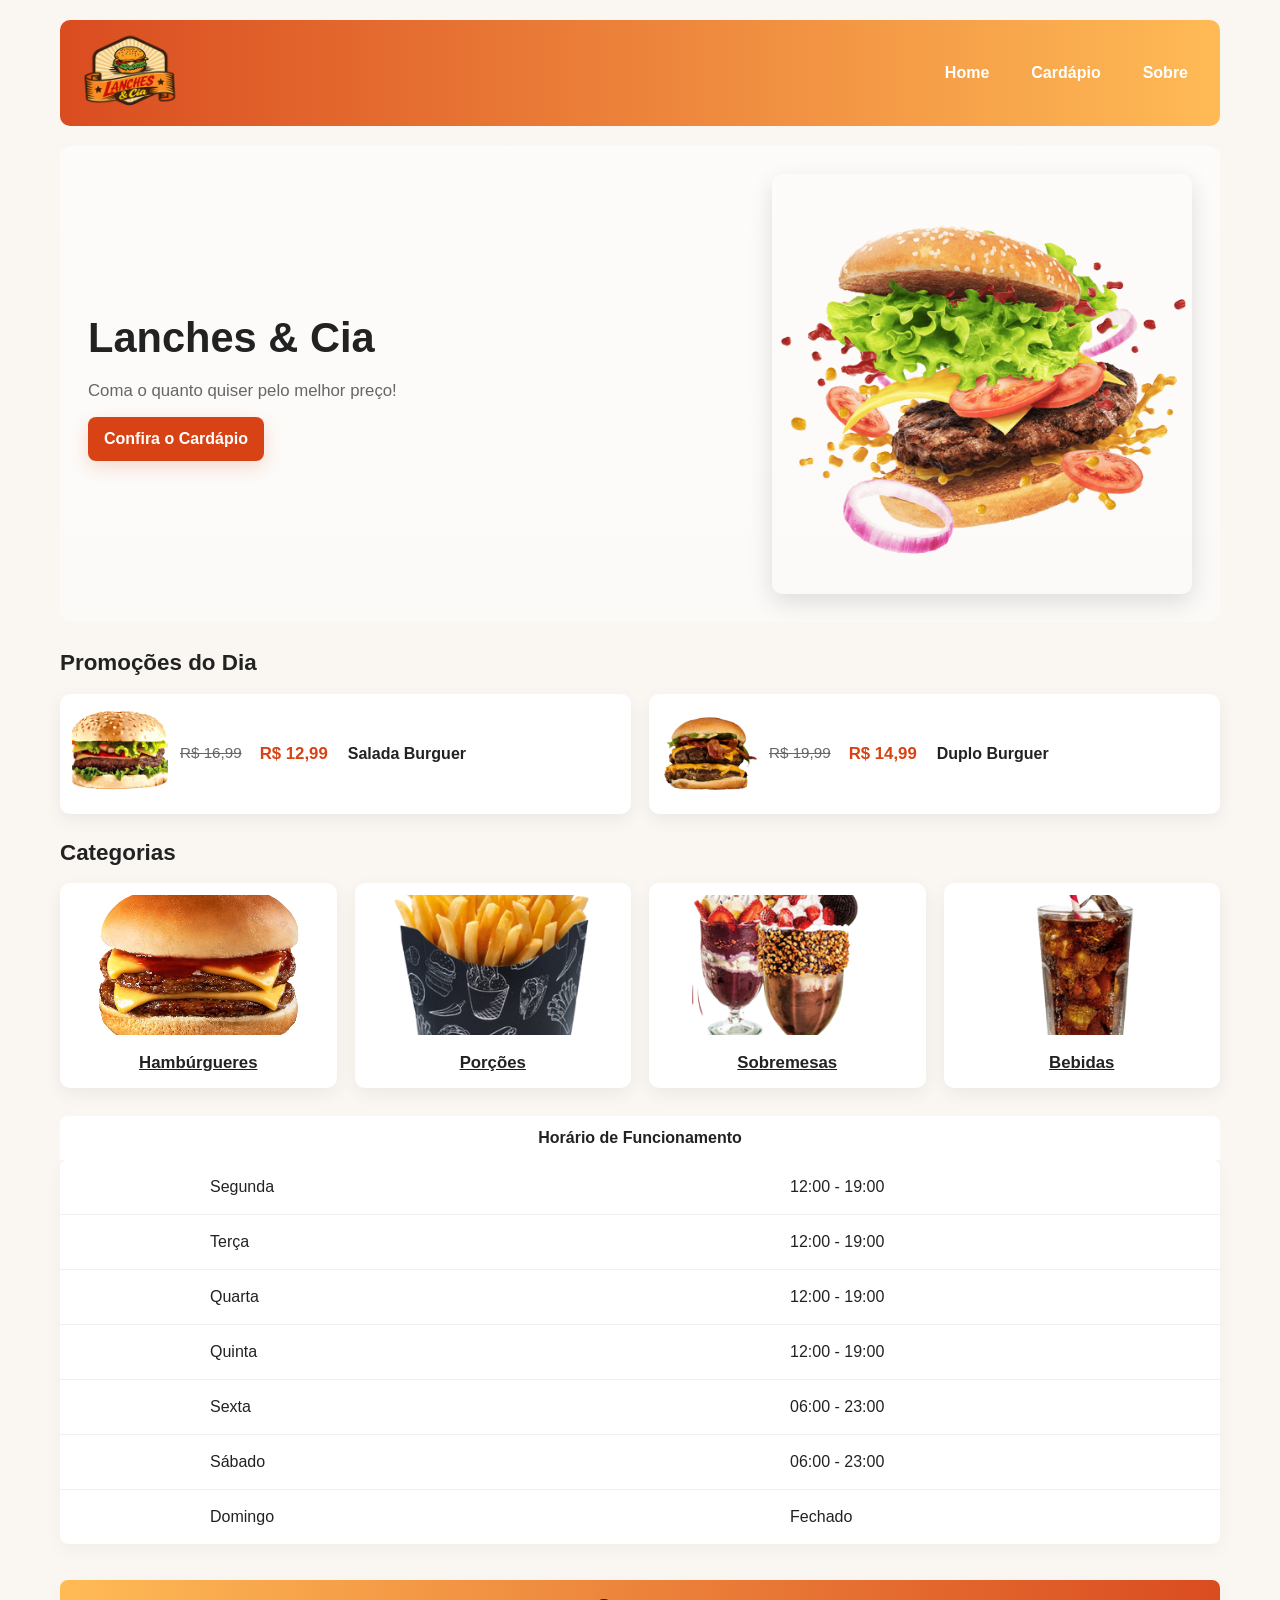
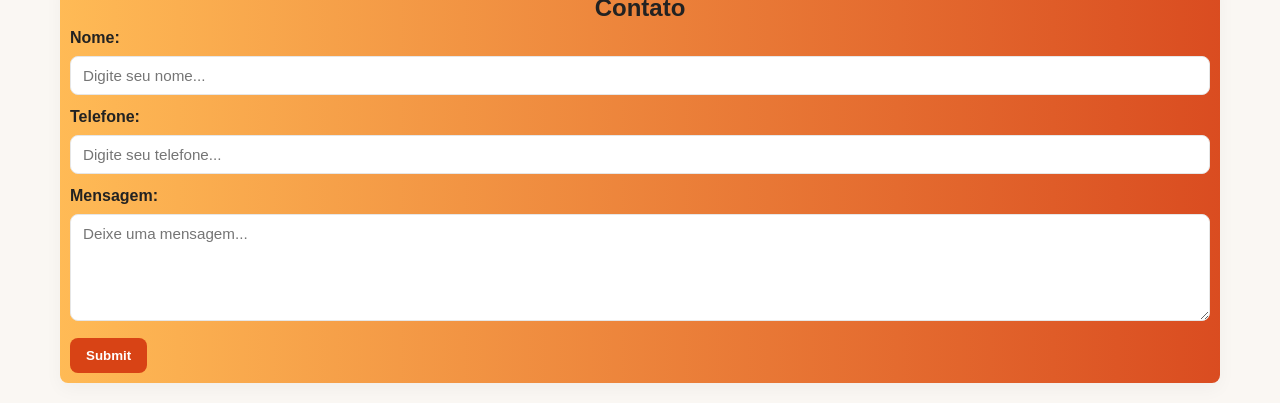
<file: Site-Lanches/paginas/index.html>
<!DOCTYPE html>
<html lang="pt-br">
<head>
    <meta charset="UTF-8">
    <link rel="stylesheet" href="style.css">
    <title>Site Lanches</title>
</head>
<body>
    <div id="conteudo">
        <!-- CABEÇALHO -->
        <header id="cabecalho">
            <!-- NAVEGAÇÃO -->
            <nav id="navecacao">
                <!-- LOGO -->
                <div id="nav_logo">
                    <a href="index.html">
                        <img id="logo" src="../imagens/logo.png" alt="Logo Hambúrguer" width="100px">
                    </a>
                </div>

                <!-- LINKS -->
                <div id="nav_links">
                    <ul id="nav_lista">
                        <!-- HOME -->
                        <li class="nav-item">
                            <a class="nav-link" href="index.html">Home</a>
                        </li>

                        <!-- CARDÁPIO -->
                        <li class="nav-item">
                            <a class="nav-link" href="cardapio.html">Cardápio</a>
                        </li>

                        <!-- SOBRE -->
                        <li class="nav-item">
                            <a class="nav-link" href="sobre.html">Sobre</a>
                        </li>
                    </ul>
                </div>
            </nav>
        </header>

        <!-- BANNER -->
        <section id="banner_conteudo">
            <!-- TEXTOS DO BANNER -->
            <div id="banner_textos">
                <h1 id="banner_titulo">Lanches & Cia</h1>
                <span id="banner_slogan">Coma o quanto quiser pelo melhor preço!</span>
                <a id="banner_link" href="cardapio.html">
                    Confira o Cardápio
                </a>
            </div>
            
            <!-- IMAGEM DO BANNER -->
            <div id="banner_img_conteudo">
                <img id="banner_img" src="../imagens/banner.png" alt="Hambúrguer">
            </div>
        </section>

        <!-- PROMOÇÕES DO DIA -->
        <section id="promocoes_conteudo">
            <h2 class="subtitulo">Promoções do Dia</h2>
            <div id="promocoes">
                <div class="promocao">
                    <a href="cardapio.html#promocoes_conteudo" class="promo-link">
                        <img class="promo-img" src="../imagens/hamburgueres/hamburguer-salada.png" alt="Hambúrguer">
                        <span class="promo-preco-antigo"><s>R$ 16,99</s></span>
                        <span class="promo-preco">R$ 12,99</span>
                        <span class="promo-descricao">Salada Burguer</span>
                    </a>
                </div>

                <div class="promocao">
                    <a href="cardapio.html#promocoes_conteudo" class="promo-link">
                        <img class="promo-img" src="../imagens/hamburgueres/duplo-burguer.png" alt="Hambúrguer">
                        <span class="promo-preco-antigo"><s>R$ 19,99</s></span>
                        <span class="promo-preco">R$ 14,99</span>
                        <span class="promo-descricao">Duplo Burguer</span>
                    </a>
                </div>
            </div>
        </section>

        <!-- CATEGORIAS -->
        <section id="categorias_conteudo">
            <h2 class="subtitulo">Categorias</h2>
            <div id="categorias">
                <!-- HAMBURGUERES -->
                <div class="categoria">
                    <a class="categoria-link" href="cardapio.html#hamburgueres_conteudo">
                        <img class="categoria-img" src="../imagens/hamburgueres/cheesburguer_duplo.png" alt="Hambúrguer">
                        <h3 class="categoria-descricao">Hambúrgueres</h3>
                    </a>
                </div>
    
                <!-- PORÇÕES -->
                <div class="categoria">
                    <a class="categoria-link" href="cardapio.html#porcoes_conteudo">
                        <img class="categoria-img" src="../imagens/porcoes/fritas.png" alt="Porção de Fritas">
                        <h3 class="categoria-descricao">Porções</h3>
                    </a>
                </div>
    
                <!-- SOBREMESAS -->
                <div class="categoria">
                    <a class="categoria-link" href="cardapio.html#sobremesas_conteudo">
                        <img class="categoria-img" src="../imagens/sobremesas/sobremesa.png" alt="Taças de Sorvete">
                        <h3 class="categoria-descricao">Sobremesas</h3>
                    </a>
                </div>
    
                <!-- BEBIDAS -->
                <div class="categoria">
                    <a class="categoria-link" href="cardapio.html#bebidas_conteudo">
                        <img class="categoria-img" src="../imagens/bebidas/bebida.png" alt="Copo de Refrigerante">
                        <h3 class="categoria-descricao">Bebidas</h3>
                    </a>
                </div>
            </div>
        </section>

        <!-- RODAPÉ -->
        <footer id="rodape">
            
            <!-- HORÁRIO DE FUNCIONAMENTO -->
            <div id="horarios">
                <!-- TABELA -->
                <table id="tabela_horarios">
                    <!-- DESCRIÇÃO DA TABELA -->
                    <caption id="tabela_descricao">Horário de Funcionamento</caption>

                    <!-- SEGUNDA -->
                    <tr class="tabela-linha">
                        <td class="dia">Segunda</td>
                        <td class="horario">12:00 - 19:00</td>
                    </tr>

                    <!-- TERÇA -->
                    <tr class="tabela-linha">
                        <td class="dia">Terça</td>
                        <td class="horario">12:00 - 19:00</td>
                    </tr>

                    <!-- QUARTA -->
                    <tr class="tabela-linha">
                        <td class="dia">Quarta</td>
                        <td class="horario">12:00 - 19:00</td>
                    </tr>

                    <!-- QUINTA -->
                    <tr class="tabela-linha">
                        <td class="dia">Quinta</td>
                        <td class="horario">12:00 - 19:00</td>
                    </tr>

                    <!-- SEXTA -->
                    <tr class="tabela-linha">
                        <td class="dia">Sexta</td>
                        <td class="horario">06:00 - 23:00</td>
                    </tr>

                    <!-- SÁBADO -->
                    <tr class="tabela-linha">
                        <td class="dia">Sábado</td>
                        <td class="horario">06:00 - 23:00</td>
                    </tr>

                    <!-- DOMINGO -->
                    <tr class="tabela-linha">
                        <td class="dia">Domingo</td>
                        <td class="horario">Fechado</td>
                    </tr>                  
                </table>
            </div>

            <!-- ENTRE EM CONTATO -->
            <div id="contato">

                <h2>Contato</h2>
                <!-- FORMULÁRIO DE CONTATO -->
                <form action="POST" id="form_contato">
                    <!-- NOME -->
                    <div class="input-box">
                        <label class="descricao-contato" for="nome">Nome:</label>
                        <input class="input-contato" type="text" name="nome" id="nome" placeholder="Digite seu nome..." required>
                    </div>

                    <!-- TELEFONE -->
                    <div class="input-box">
                        <label class="descricao-contato" for="telefone">Telefone:</label>
                        <input class="input-contato" type="tel" name="telefone" id="telefone" placeholder="Digite seu telefone..." required>
                    </div>

                    <!-- MENSAGEM -->
                    <div class="input-box">
                        <label class="descricao-contato" for="mensagem">Mensagem:</label>
                        <textarea class="input-contato" name="mensagem" id="mensagem" cols="20" rows="5" placeholder="Deixe uma mensagem..."></textarea>
                    </div>
                    
                    <!-- ENVIAR -->
                    <input id="enviar_contato" type="submit">
                </form>
            </div>
        </footer>
    </div>
</body>
</html>
</file>
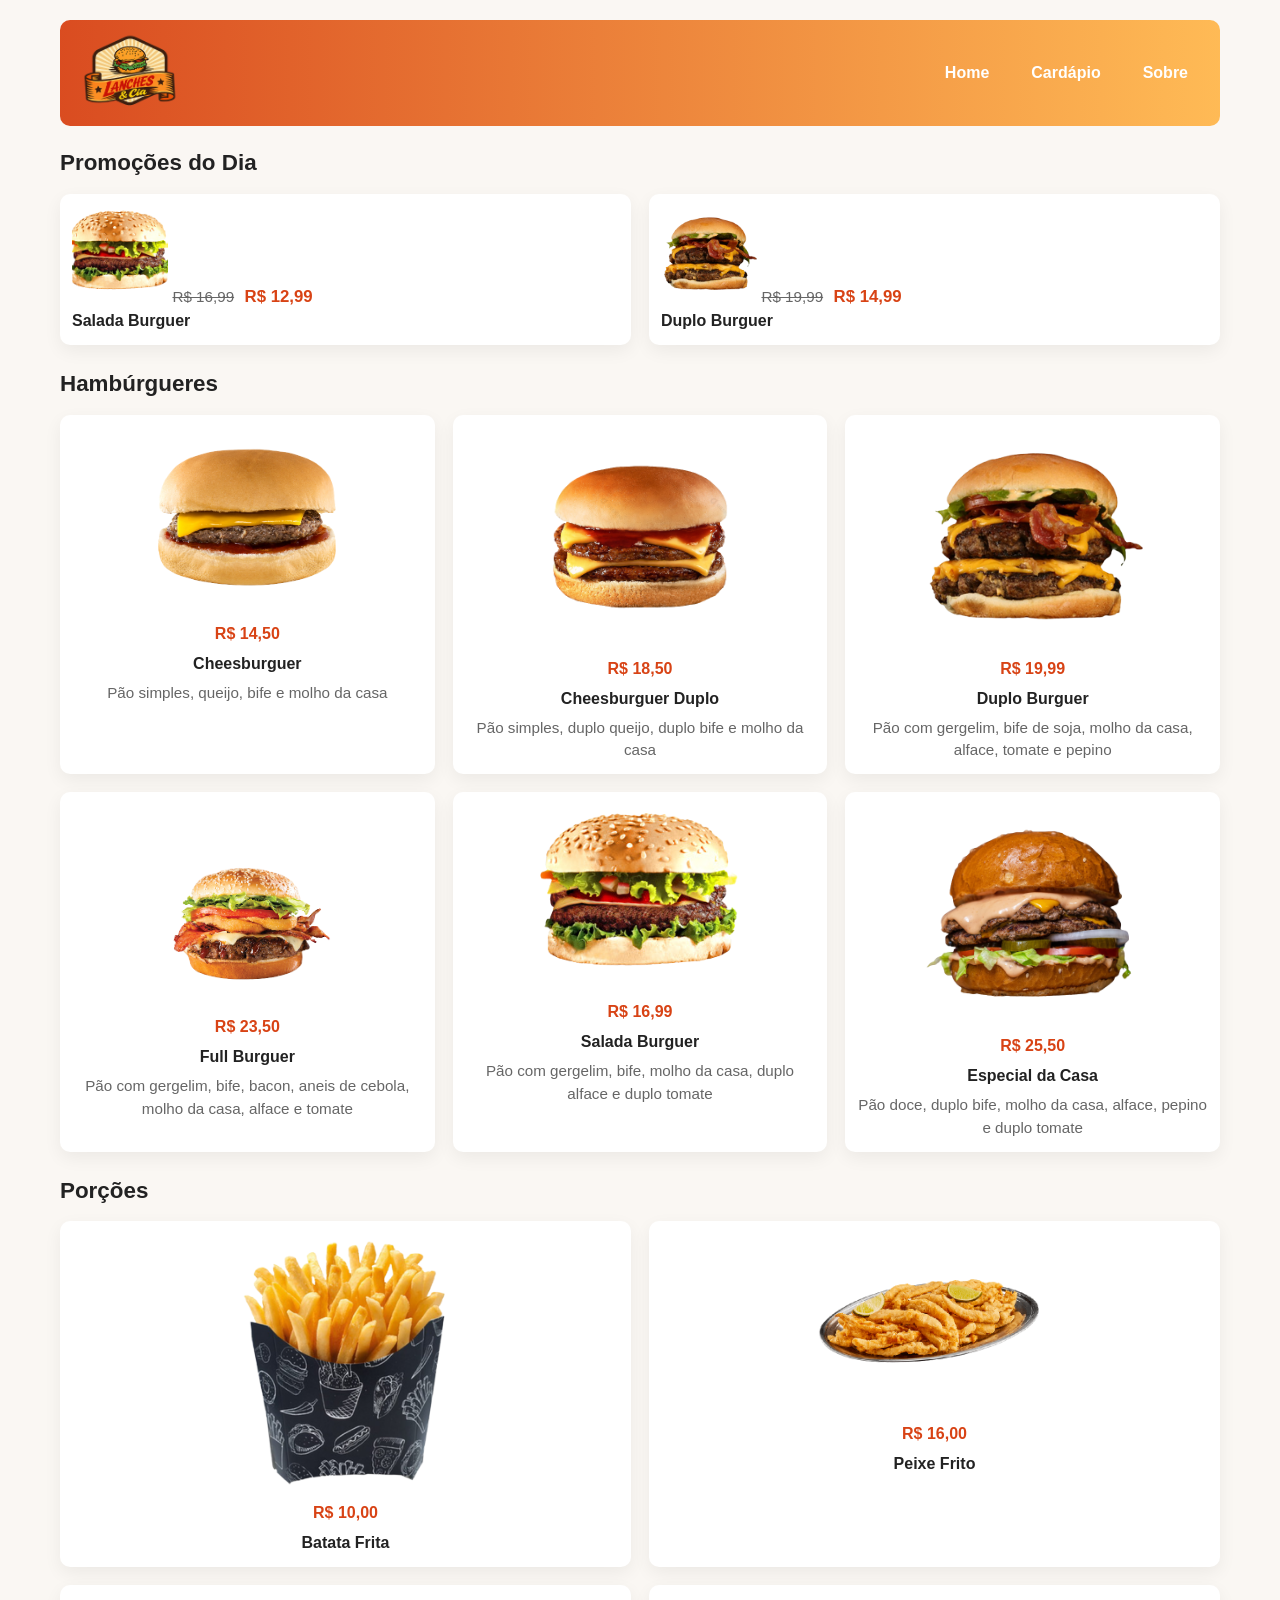
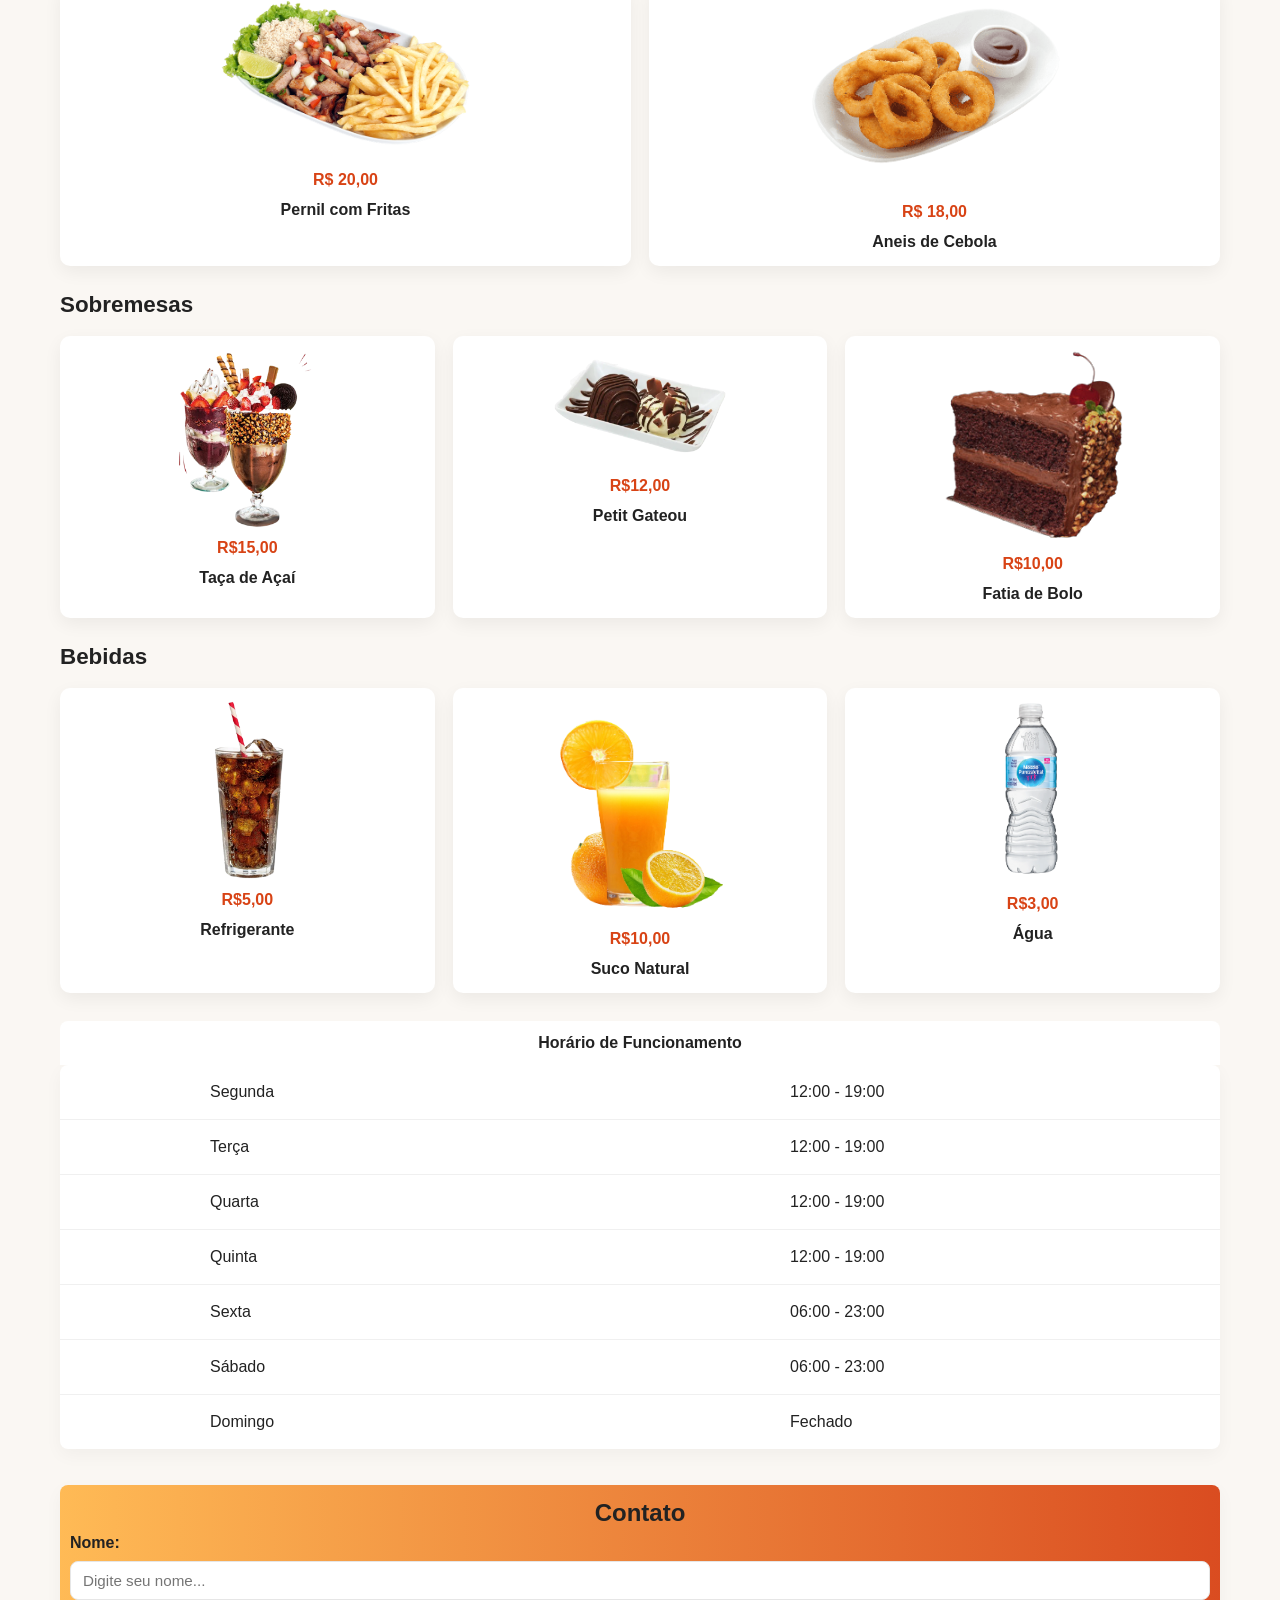
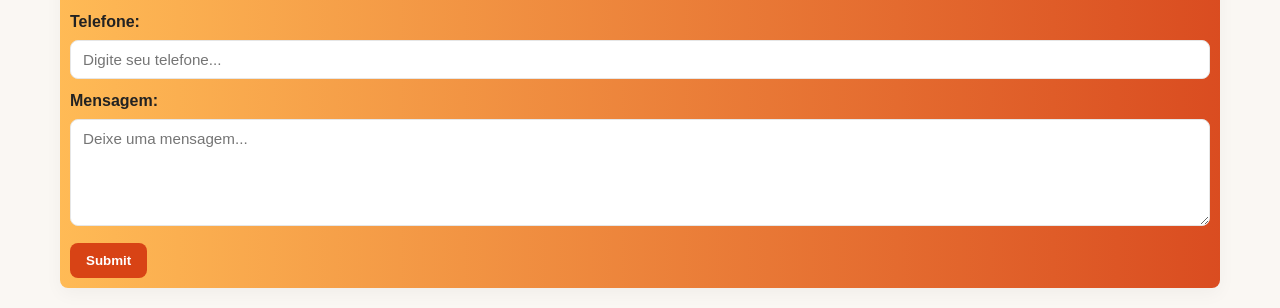
<file: Site-Lanches/paginas/cardapio.html>
<!DOCTYPE html>
<html lang="pt-br">
<head>
    <meta charset="UTF-8">
    <link rel="stylesheet" href="style.css">
    <title>Site Lanches</title>
</head>
<body>
    <div id="conteudo">
        <!-- CABEÇALHO -->
        <header id="cabecalho">
            <!-- NAVEGAÇÃO -->
            <nav id="navecacao">
                <!-- LOGO -->
                <div id="nav_logo">
                    <a href="index.html">
                        <img id="logo" src="../imagens/logo.png" alt="Logo Hambúrguer" width="100px">
                    </a>
                </div>

                <!-- LINKS -->
                <div id="nav_links">
                    <ul id="nav_lista">
                         <!-- HOME -->
                         <li class="nav-item">
                            <a class="nav-link" href="index.html">Home</a>
                        </li>

                        <!-- CARDÁPIO -->
                        <li class="nav-item">
                            <a class="nav-link" href="cardapio.html">Cardápio</a>
                        </li>

                        <!-- SOBRE -->
                        <li class="nav-item">
                            <a class="nav-link" href="sobre.html">Sobre</a>
                        </li>
                    </ul>
                </div>
            </nav>
        </header>

        <!-- PROMOÇÕES DO DIA -->
        <section id="promocoes_conteudo">
            <h2 class="subtitulo">Promoções do Dia</h2>
            <div id="promocoes">
                <div class="promocao">
                    <img class="promo-img" src="../imagens/hamburgueres/hamburguer-salada.png" alt="Hambúrguer">
                    <span class="promo-preco-antigo"><s>R$ 16,99</s></span>
                    <span class="promo-preco">R$ 12,99</span>
                    <span class="promo-descricao">Salada Burguer</span>                    
                </div>

                <div class="promocao">
                    <img class="promo-img" src="../imagens/hamburgueres/duplo-burguer.png" alt="Hambúrguer">
                    <span class="promo-preco-antigo"><s>R$ 19,99</s></span>
                    <span class="promo-preco">R$ 14,99</span>
                    <span class="promo-descricao">Duplo Burguer</span>
                </div>
            </div>
        </section>

        <!-- HAMBÚRGUERES -->
        <section id="hamburgueres_conteudo">
            <h2 class="subtitulo">Hambúrgueres</h2>
            <div id="hamburgueres">
                <!-- CHEESBURGUER -->
                <div class="hamburguer">
                    <img class="burguer-img" src="../imagens/hamburgueres/cheesburguer.png" alt="Hambúrguer Queijo Simples" width="180px">
                    <span class="burguer-preco">R$ 14,50</span>
                    <span class="burguer-nome">Cheesburguer</span>
                    <span class="buguer-ingredientes">Pão simples, queijo, bife e molho da casa</span>
                </div>

                <!-- CHEESBURGUER DUPLO -->
                <div class="hamburguer">
                    <img class="burguer-img" src="../imagens/hamburgueres/cheesburguer_duplo.png" alt="Hambúrguer Queijo Duplo" width="180px">
                    <span class="burguer-preco">R$ 18,50</span>
                    <span class="burguer-nome">Cheesburguer Duplo</span>
                    <span class="buguer-ingredientes">Pão simples, duplo queijo, duplo bife e molho da casa</span>
                </div>

                <!-- DUPLO BURGUER -->
                <div class="hamburguer">
                    <img class="burguer-img" src="../imagens/hamburgueres/duplo-burguer.png" alt="Hambúrguer Duplo" width="200px">
                    <span class="burguer-preco">R$ 19,99</span>
                    <span class="burguer-nome">Duplo Burguer</span>
                    <span class="buguer-ingredientes">Pão com gergelim, bife de soja, molho da casa, alface, tomate e pepino</span>
                </div>

                <!-- FULL -->
                <div class="hamburguer">
                    <img class="burguer-img" src="../imagens/hamburgueres/completo.png" alt="Hambúrguer completo" width="230px">
                    <span class="burguer-preco">R$ 23,50</span>
                    <span class="burguer-nome">Full Burguer</span>
                    <span class="buguer-ingredientes">Pão com gergelim, bife, bacon, aneis de cebola, molho da casa, alface e tomate</span>
                </div>

                <!-- SALADA -->
                <div class="hamburguer">
                    <img class="burguer-img" src="../imagens/hamburgueres/hamburguer-salada.png" alt="Hambúrguer Salada" width="170px">
                    <span class="burguer-preco">R$ 16,99</span>
                    <span class="burguer-nome">Salada Burguer</span>
                    <span class="buguer-ingredientes">Pão com gergelim, bife, molho da casa, duplo alface e duplo tomate</span>
                </div>

                <!-- DA CASA -->
                <div class="hamburguer">
                    <img class="burguer-img" src="../imagens/hamburgueres/especial_da_casa.png" alt="Hambúrguer Queijo Simples" width="170px">
                    <span class="burguer-preco">R$ 25,50</span>
                    <span class="burguer-nome">Especial da Casa</span>
                    <span class="buguer-ingredientes">Pão doce, duplo bife, molho da casa, alface, pepino e duplo tomate</span>
                </div>
            </div>
        </section>

        <!-- PORÇÕES -->
        <section id="porcoes_conteudo">
            <h2 class="subtitulo">Porções</h2>
            <div id="porcoes">
                <!-- BATATA FRITA -->
                <div class="porcao">
                    <img class="porcao-img" src="../imagens/porcoes/fritas.png" alt="Batata Frita" width="210px">
                    <span class="porcao-preco">R$ 10,00</span>
                    <span class="porcao-nome">Batata Frita</span>
                </div>

                <!-- PEIXE FRITO -->
                <div class="porcao">
                    <img class="porcao-img" src="../imagens/porcoes/peixe.png" alt="Peixe Frito" width="300px">
                    <span class="porcao-preco">R$ 16,00</span>
                    <span class="porcao-nome">Peixe Frito</span>
                </div>

                <!-- PERNIL COM FRITAS -->
                <div class="porcao">
                    <img class="porcao-img" src="../imagens/porcoes/porcao_pernil_batata.png" alt="Pernil com Fritas" width="250px">
                    <span class="porcao-preco">R$ 20,00</span>
                    <span class="porcao-nome">Pernil com Fritas</span>
                </div>

                <!-- ANEIS DE CEBOLA -->
                <div class="porcao">
                    <img class="porcao-img" src="../imagens/porcoes/anel_cebola.png" alt="Aneis de Cebola" width="250px">
                    <span class="porcao-preco">R$ 18,00</span>
                    <span class="porcao-nome">Aneis de Cebola</span>
                </div>
            </div>
        </section>

        <!-- SOBREMESAS -->
        <section id="sobremesas_conteudo">
            <h2 class="subtitulo">Sobremesas</h2>
            <div id="sobremesas">
                <!-- AÇAÍ -->
                <div class="sobremesa">
                    <img class="sobremesa-img" src="../imagens/sobremesas/sobremesa.png" alt="Taça de açaí" width="170px">
                    <span class="sobremesa-preco">R$15,00</span>
                    <span class="sobremesa-nome">Taça de Açaí</span>
                </div>

                <!-- PETIT GATEOU -->
                <div class="sobremesa">
                    <img class="sobremesa-img" src="../imagens/sobremesas/petit_gateou.png" alt="Petit Gateou" width="210px">
                    <span class="sobremesa-preco">R$12,00</span>
                    <span class="sobremesa-nome">Petit Gateou</span>
                </div>

                <!-- BOLO -->
                <div class="sobremesa">
                    <img class="sobremesa-img" src="../imagens/sobremesas/bolo.png" alt="Bolo de Chocolate" width="120px">
                    <span class="sobremesa-preco">R$10,00</span>
                    <span class="sobremesa-nome">Fatia de Bolo</span>
                </div>
            </div>
        </section>

        <!-- BEBIDAS -->
        <section id="bebidas_conteudo">
            <h2 class="subtitulo">Bebidas</h2>
            <div id="bebidas">
                <!-- REFRIGERANTE -->
                <div class="bebida">
                    <img class="bebida-img" src="../imagens/bebidas/bebida.png" alt="Copo de coca-cola" width="180px">
                    <span class="bebida-preco">R$5,00</span>
                    <span class="bebida-nome">Refrigerante</span>
                </div>

                <!-- SUCO NATURAL -->
                <div class="bebida">
                    <img class="bebida-img" src="../imagens/bebidas/suco.png" alt="Suco Natural" width="140px">
                    <span class="bebida-preco">R$10,00</span>
                    <span class="bebida-nome">Suco Natural</span>
                </div>

                <!-- ÁGUA -->
                <div class="bebida">
                    <img class="bebida-img" src="../imagens/bebidas/agua.png" alt="Garrafa de Água" width="200px">
                    <span class="bebida-preco">R$3,00</span>
                    <span class="bebida-nome">Água</span>
                </div>
            </div>
        </section>

        <!-- RODAPÉ -->
        <footer id="rodape">

            <!-- HORÁRIO DE FUNCIONAMENTO -->
            <div id="horarios">
                <!-- TABELA -->
                <table id="tabela_horarios">
                    <!-- DESCRIÇÃO DA TABELA -->
                    <caption id="tabela_descricao">Horário de Funcionamento</caption>

                    <!-- SEGUNDA -->
                    <tr class="tabela-linha">
                        <td class="dia">Segunda</td>
                        <td class="horario">12:00 - 19:00</td>
                    </tr>

                    <!-- TERÇA -->
                    <tr class="tabela-linha">
                        <td class="dia">Terça</td>
                        <td class="horario">12:00 - 19:00</td>
                    </tr>

                    <!-- QUARTA -->
                    <tr class="tabela-linha">
                        <td class="dia">Quarta</td>
                        <td class="horario">12:00 - 19:00</td>
                    </tr>

                    <!-- QUINTA -->
                    <tr class="tabela-linha">
                        <td class="dia">Quinta</td>
                        <td class="horario">12:00 - 19:00</td>
                    </tr>

                    <!-- SEXTA -->
                    <tr class="tabela-linha">
                        <td class="dia">Sexta</td>
                        <td class="horario">06:00 - 23:00</td>
                    </tr>

                    <!-- SÁBADO -->
                    <tr class="tabela-linha">
                        <td class="dia">Sábado</td>
                        <td class="horario">06:00 - 23:00</td>
                    </tr>

                    <!-- DOMINGO -->
                    <tr class="tabela-linha">
                        <td class="dia">Domingo</td>
                        <td class="horario">Fechado</td>
                    </tr>                  
                </table>
            </div>

            <!-- ENTRE EM CONTATO -->
            <div id="contato">

                <h2>Contato</h2>
                <!-- FORMULÁRIO DE CONTATO -->
                <form action="POST" id="form_contato">
                    <!-- NOME -->
                    <div class="input-box">
                        <label class="descricao-contato" for="nome">Nome:</label>
                        <input class="input-contato" type="text" name="nome" id="nome" placeholder="Digite seu nome...">
                    </div>

                    <!-- TELEFONE -->
                    <div class="input-box">
                        <label class="descricao-contato" for="telefone">Telefone:</label>
                        <input class="input-contato" type="tel" name="telefone" id="telefone" placeholder="Digite seu telefone...">
                    </div>
                    
                    <!-- MENSAGEM -->
                    <div class="input-box">
                        <label class="descricao-contato" for="mensagem">Mensagem:</label>
                        <textarea class="input-contato" name="mensagem" id="mensagem" cols="20" rows="5" placeholder="Deixe uma mensagem..."></textarea>
                    </div>

                    <!-- ENVIAR -->
                    <input id="enviar_contato" type="submit">
                </form>
            </div>
        </footer>
    </div>
</body>
</html>
</file>
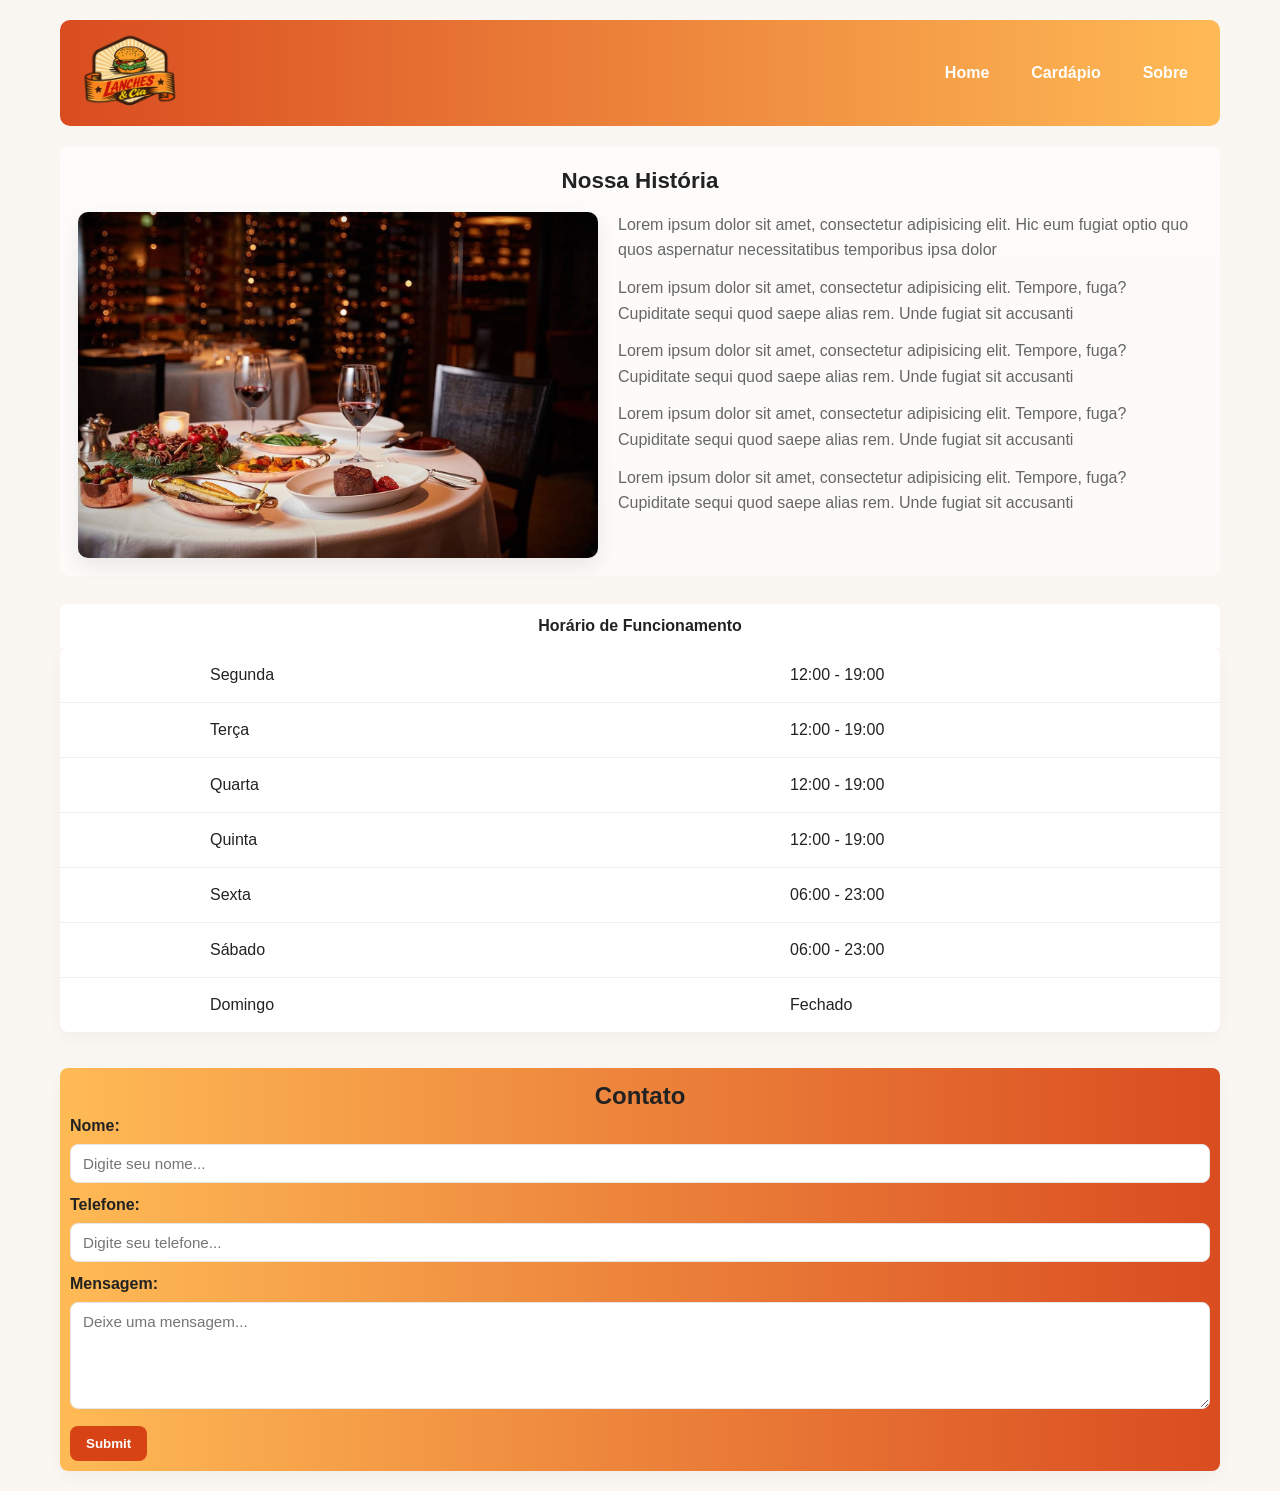
<file: Site-Lanches/paginas/sobre.html>
<!DOCTYPE html>
<html lang="pt-br">
<head>
    <meta charset="UTF-8">
    <link rel="stylesheet" href="style.css">
    <title>Site Lanches</title>
</head>
<body>
    <div id="conteudo">
        <!-- CABEÇALHO -->
        <header id="cabecalho">
            <!-- NAVEGAÇÃO -->
            <nav id="navecacao">
                <!-- LOGO -->
                <div id="nav_logo">
                    <a href="index.html">
                        <img id="logo" src="../imagens/logo.png" alt="Logo Hambúrguer" width="100px">
                    </a>
                </div>

                <!-- LINKS -->
                <div id="nav_links">
                    <ul id="nav_lista">
                        <!-- HOME -->
                        <li class="nav-item">
                            <a class="nav-link" href="index.html">Home</a>
                        </li>

                        <!-- CARDÁPIO -->
                        <li class="nav-item">
                            <a class="nav-link" href="cardapio.html">Cardápio</a>
                        </li>

                        <!-- SOBRE -->
                        <li class="nav-item">
                            <a class="nav-link" href="sobre.html">Sobre</a>
                        </li>
                    </ul>
                </div>
            </nav>
        </header>

        <!-- NOSSA HISTÓRIA -->
        <section id="historia_conteudo">
            <!-- SUBTITULO -->
            <h2 class="subtitulo">Nossa História</h2>
            <div id="historia">
                <!-- IMAGEM -->
                <div id="historia_img_box">
                    <img id="historia_img" src="../imagens/restaurante.jpg" alt="Restaurante" width="500px">
                </div>
                
                <!-- TEXTOS -->
                <div id="historia_textos">
                    <p class="historia-texto">
                        Lorem ipsum dolor sit amet, consectetur adipisicing elit. Hic eum fugiat
                         optio quo quos aspernatur necessitatibus temporibus ipsa dolor
                    </p>
                    <p class="historia-texto">
                        Lorem ipsum dolor sit amet, consectetur adipisicing elit.
                        Tempore, fuga? Cupiditate sequi quod saepe alias rem. Unde fugiat sit accusanti
                    </p>
                    <p class="historia-texto">
                        Lorem ipsum dolor sit amet, consectetur adipisicing elit.
                        Tempore, fuga? Cupiditate sequi quod saepe alias rem. Unde fugiat sit accusanti
                    </p>
                    <p class="historia-texto">
                        Lorem ipsum dolor sit amet, consectetur adipisicing elit.
                        Tempore, fuga? Cupiditate sequi quod saepe alias rem. Unde fugiat sit accusanti
                    </p>
                    <p class="historia-texto">
                        Lorem ipsum dolor sit amet, consectetur adipisicing elit.
                        Tempore, fuga? Cupiditate sequi quod saepe alias rem. Unde fugiat sit accusanti
                    </p>
                </div>
            </div>
            
        </section>

        <!-- RODAPÉ -->
        <footer id="rodape">

            <!-- HORÁRIO DE FUNCIONAMENTO -->
            <div id="horarios">
                <!-- TABELA -->
                <table id="tabela_horarios">
                    <!-- DESCRIÇÃO DA TABELA -->
                    <caption id="tabela_descricao">Horário de Funcionamento</caption>

                    <!-- SEGUNDA -->
                    <tr class="tabela-linha">
                        <td class="dia">Segunda</td>
                        <td class="horario">12:00 - 19:00</td>
                    </tr>

                    <!-- TERÇA -->
                    <tr class="tabela-linha">
                        <td class="dia">Terça</td>
                        <td class="horario">12:00 - 19:00</td>
                    </tr>

                    <!-- QUARTA -->
                    <tr class="tabela-linha">
                        <td class="dia">Quarta</td>
                        <td class="horario">12:00 - 19:00</td>
                    </tr>

                    <!-- QUINTA -->
                    <tr class="tabela-linha">
                        <td class="dia">Quinta</td>
                        <td class="horario">12:00 - 19:00</td>
                    </tr>

                    <!-- SEXTA -->
                    <tr class="tabela-linha">
                        <td class="dia">Sexta</td>
                        <td class="horario">06:00 - 23:00</td>
                    </tr>

                    <!-- SÁBADO -->
                    <tr class="tabela-linha">
                        <td class="dia">Sábado</td>
                        <td class="horario">06:00 - 23:00</td>
                    </tr>

                    <!-- DOMINGO -->
                    <tr class="tabela-linha">
                        <td class="dia">Domingo</td>
                        <td class="horario">Fechado</td>
                    </tr>                  
                </table>
            </div>

            <!-- ENTRE EM CONTATO -->
            <div id="contato">

                <h2>Contato</h2>
                <!-- FORMULÁRIO DE CONTATO -->
                <form action="POST" id="form_contato">
                    <!-- NOME -->
                    <div class="input-box">
                        <label class="descricao-contato" for="nome">Nome:</label>
                        <input class="input-contato" type="text" name="nome" id="nome" placeholder="Digite seu nome...">
                    </div>

                    <!-- TELEFONE -->
                    <div class="input-box">
                        <label class="descricao-contato" for="telefone">Telefone:</label>
                        <input class="input-contato" type="tel" name="telefone" id="telefone" placeholder="Digite seu telefone...">
                    </div>
                    
                    <!-- MENSAGEM -->
                    <div class="input-box">
                        <label class="descricao-contato" for="mensagem">Mensagem:</label>
                        <textarea class="input-contato" name="mensagem" id="mensagem" cols="20" rows="5" placeholder="Deixe uma mensagem..."></textarea>
                    </div>

                    <!-- ENVIAR -->
                    <input id="enviar_contato" type="submit">
                </form>
            </div>
        </footer>
    </div>
</body>
</html>
</file>
<file: Site-Lanches/paginas/style.css>
* {
  box-sizing: border-box;
  margin: 0;
  padding: 0;
  font-family: "Segoe UI", Roboto, Arial, sans-serif;
}

:root{
  --primary:#d84315; /* tom de laranja/verm. para destaque */
  --accent:#ffb74d;
  --dark:#222;
  --muted:#666;
  --bg:#faf7f3;
  --card:#ffffff;
}

/* Layout geral */
body{
  background: var(--bg);
  color: var(--dark);
  line-height: 1.5;
}

#conteudo{
  max-width:1200px; /*È aqui que ajeita a largura nas laterais*/
  margin:0 auto;
  padding:20px;
}

/* CABEÇALHO / NAVEGAÇÃO */
#cabecalho{
  background: linear-gradient(90deg, rgba(216,67,21,0.95), rgba(255,183,77,0.95));
  padding:12px 20px;
  border-radius:10px;
  margin-bottom:20px;
  color:#fff;
}

#navecacao{
  display:flex;
  align-items:center;
  justify-content:space-between;
  gap:20px;
}

#nav_logo img{
  display:block;
  width:100px;
  height:auto;
}

#nav_links #nav_lista{
  list-style:none;
  display:flex;
  gap:18px;
  align-items:center;
}

.nav-link{
  color:#fff;
  text-decoration:none;
  font-weight:600;
  padding:8px 12px;
  border-radius:6px;
  transition:background .18s, transform .12s;
}

.nav-link:hover{
  background: rgba(89, 159, 186, 0.12);
  transform:translateY(-2px);
}

/* BANNER */
#banner_conteudo{
  display:flex;
  align-items:center;
  gap:30px;
  background:linear-gradient(180deg, rgba(255,255,255,0.6), rgba(255,255,255,0.4));
  padding:28px;
  border-radius:12px;
  margin-bottom:24px;
}

#banner_textos{
  flex:1;
}

#banner_titulo{
  font-size:2.6rem;
  color:var(--dark);
  margin-bottom:8px;
}

#banner_slogan{
  display:block;
  color:var(--muted);
  margin-bottom:14px;
  font-size:1.05rem;
}

#banner_link{
  display:inline-block;
  background:var(--primary);
  color:#fff;
  padding:10px 16px;
  border-radius:8px;
  text-decoration:none;
  font-weight:700;
  box-shadow:0 6px 18px rgba(216,67,21,0.18);
}

#banner_img_conteudo{
  width:420px;
  flex-shrink:0;
  display:flex;
  justify-content:center;
  align-items:center;
}

#banner_img{
  max-width:100%;
  border-radius:10px;
  box-shadow:0 8px 24px rgba(0,0,0,0.12);
}

/* SEÇÕES COMUNS */
.subtitulo{
  font-size:1.4rem;
  color:var(--dark);
  margin:12px 0 14px 0;
}

/* PROMOÇÕES */
#promocoes{
  display:flex;
  gap:18px;
  flex-wrap:wrap;
  margin-bottom:22px;
}

.promocao{
  background:var(--card);
  border-radius:10px;
  padding:12px;
  width:calc(50% - 9px);
  box-shadow:0 6px 18px rgba(0,0,0,0.06);
  transition:transform .15s, box-shadow .15s;
}

.promocao:hover{
  transform:translateY(-6px);
  box-shadow:0 12px 30px rgba(0,0,0,0.12);
}

.promo-link{
  text-decoration:none;
  color:inherit;
  display:flex;
  gap:12px;
  align-items:center;
}

.promo-img{
  width:96px;
  height:96px;
  object-fit:cover;
  border-radius:8px;
  flex-shrink:0;
}

.promo-preco-antigo{
  color:var(--muted);
  margin-right:6px;
  font-size:0.95rem;
}

.promo-preco{
  color:var(--primary);
  font-weight:800;
  font-size:1.05rem;
  margin-right:8px;
}

.promo-descricao{
  display:block;
  color:var(--dark);
  font-weight:600;
}

/* CATEGORIAS */
#categorias{
  display:flex;
  gap:18px;
  flex-wrap:wrap;
  margin-bottom:22px;
}

.categoria{
  width:calc(25% - 13.5px);
  background:var(--card);
  border-radius:10px;
  text-align:center;
  padding:12px;
  box-shadow:0 6px 18px rgba(0,0,0,0.06);
  transition:transform .15s;
}

.categoria:hover{
  transform:translateY(-6px);
}

.categoria-img{
  width:100%;
  height:140px;
  object-fit:cover;
  border-radius:8px;
  margin-bottom:8px;
}

.categoria-descricao{
  color:var(--dark);
  font-size:1.05rem;
}

#hamburgueres{
  display:flex;
  gap:18px;
  flex-wrap:wrap;
  margin-bottom:22px;
}

.hamburguer{
  background:var(--card);
  border-radius:10px;
  padding:12px;
  width:calc(33.333% - 12px);
  box-shadow:0 6px 18px rgba(0,0,0,0.06);
  transition:transform .15s, box-shadow .15s;
  text-align:center;
}

.hamburguer:hover{
  transform:translateY(-6px);
  box-shadow:0 12px 30px rgba(0,0,0,0.12);
}

.burguer-img{
  display:block;
  margin:0 auto 10px auto;
  width:100%;
  max-width:220px;
  height:auto;
  object-fit:cover;
  border-radius:8px;
}

.burguer-preco{
  display:block;
  color:var(--primary);
  font-weight:800;
  margin-bottom:6px;
}

.burguer-nome{
  display:block;
  font-weight:700;
  margin-bottom:6px;
}

.buguer-ingredientes{
  display:block;
  color:var(--muted);
  font-size:0.95rem;
}

/* PORÇÕES */
#porcoes{
  display:flex;
  gap:18px;
  flex-wrap:wrap;
  margin-bottom:22px;
}

.porcao{
  background:var(--card);
  border-radius:10px;
  padding:12px;
  width:calc(50% - 9px);
  box-shadow:0 6px 18px rgba(0,0,0,0.06);
  text-align:center;
}

.porcao-img{
  display:block;
  margin:0 auto 8px auto;
  width:100%;
  max-width:260px;
  height:auto;
  object-fit:cover;
  border-radius:8px;
}

.porcao-preco{
  display:block;
  color:var(--primary);
  font-weight:800;
  margin-bottom:6px;
}

.porcao-nome{
  display:block;
  font-weight:700;
}

.porcao:hover{
  transform:translateY(-6px);
  box-shadow:0 12px 30px rgba(0,0,0,0.12);
}

/* SOBREMESAS */
#sobremesas{
  display:flex;
  gap:18px;
  flex-wrap:wrap;
  margin-bottom:22px;
}

.sobremesa{
  background:var(--card);
  border-radius:10px;
  padding:12px;
  width:calc(33.333% - 12px);
  box-shadow:0 6px 18px rgba(0,0,0,0.06);
  text-align:center;
}

.sobremesa-img{
  display:block;
  margin:0 auto 8px auto;
  width:100%;
  max-width:180px;
  height:auto;
  object-fit:cover;
  border-radius:8px;
}

.sobremesa-preco{
  display:block;
  color:var(--primary);
  font-weight:800;
  margin-bottom:6px;
}

.sobremesa-nome{
  display:block;
  font-weight:700;
}

.sobremesa:hover{
  transform:translateY(-6px);
  box-shadow:0 12px 30px rgba(0,0,0,0.12);
}

/* BEBIDAS */
#bebidas{
  display:flex;
  gap:18px;
  flex-wrap:wrap;
  margin-bottom:22px;
}

.bebida{
  background:var(--card);
  border-radius:10px;
  padding:12px;
  width:calc(33.333% - 12px);
  box-shadow:0 6px 18px rgba(0,0,0,0.06);
  text-align:center;
}

.bebida-img{
  display:block;
  margin:0 auto 8px auto;
  width:100%;
  max-width:180px;
  height:auto;
  object-fit:cover;
  border-radius:8px;
}

.bebida-preco{
  display:block;
  color:var(--primary);
  font-weight:800;
  margin-bottom:6px;
}

.bebida-nome{
  display:block;
  font-weight:700;
}

.bebida:hover{
  transform:translateY(-6px);
  box-shadow:0 12px 30px rgba(0,0,0,0.12);
}

#historia_conteudo{
  margin-bottom:22px;
  padding:18px;
  background:linear-gradient(180deg, rgba(255,255,255,0.6), rgba(255,255,255,0.45));
  border-radius:10px;
}

#historia_conteudo .subtitulo {
  text-align: center;
  display: block;
  margin: 0 auto 14px;
  width: 100%;
}

#historia{
  display:flex;
  gap:20px;
  align-items:center;
  justify-content:space-between;
  flex-wrap:wrap;
}

#historia_img_box{
  flex:0 0 520px;
  display:flex;
  justify-content:center;
  align-items:center;
}

#historia_img{
  width:100%;
  max-width:520px;
  height:auto;
  border-radius:10px;
  box-shadow:0 8px 20px rgba(0,0,0,0.08);
}

#historia_textos{
  flex:1 1 320px;
  min-width:260px;
  align-self: flex-start;
}

.historia-texto{
  color:var(--muted);
  margin-bottom:12px;
  font-size:1rem;
  line-height:1.6;
}

/* RODAPÉ */
#rodape{
  margin-top:28px;
  display:flex;
  gap:24px;
  flex-wrap:wrap;
  align-items:flex-start;
  justify-content:space-between;
}

/* HORÁRIOS */
#tabela_horarios{
  border-collapse:collapse;
  background:var(--card);
  border-radius:8px;
  overflow:hidden;
  box-shadow: 0 6px 18px rgba(0, 0, 0, 0.04);
}

#tabela_horarios td{
  width: 600px;
  padding: 15px 150px;
  border-bottom:1px solid #f0f0f0;
}

#tabela_horarios tr:last-child td{
  border-bottom:0;
}

#tabela_descricao{
  caption-side:top;
  padding:10px;
  font-weight:700;
  background:var(--card);
}

/* FORMULÁRIO DE CONTATO */
#contato{
  width:100%;
  margin-top:12px;
  display: flex;
  flex-direction: column;
  padding: 10px;

  border-collapse:collapse;
  background: linear-gradient(270deg, rgba(216,67,21,0.95), rgba(255,183,77,0.95));
  border-radius:8px;
  overflow:hidden;
  box-shadow: 0 6px 18px rgba(0, 0, 0, 0.04);
}

#contato > h2 {
  text-align: center;
}

.input-box{
  margin-bottom:10px;
}

.descricao-contato{
  display:block;
  margin-bottom:6px;
  font-weight:600;
}

.input-contato{
  width:100%;
  padding:10px 12px;
  border-radius:8px;
  border:1px solid #e6e6e6;
  background:#fff;
  font-size:0.95rem;
}

#enviar_contato{
  background:var(--primary);
  color:#fff;
  padding:10px 16px;
  border-radius:8px;
  border:0;
  cursor:pointer;
  font-weight:700;
}

#enviar_contato:hover{
  background-color: rgb(0, 255, 64);
}
</file>
